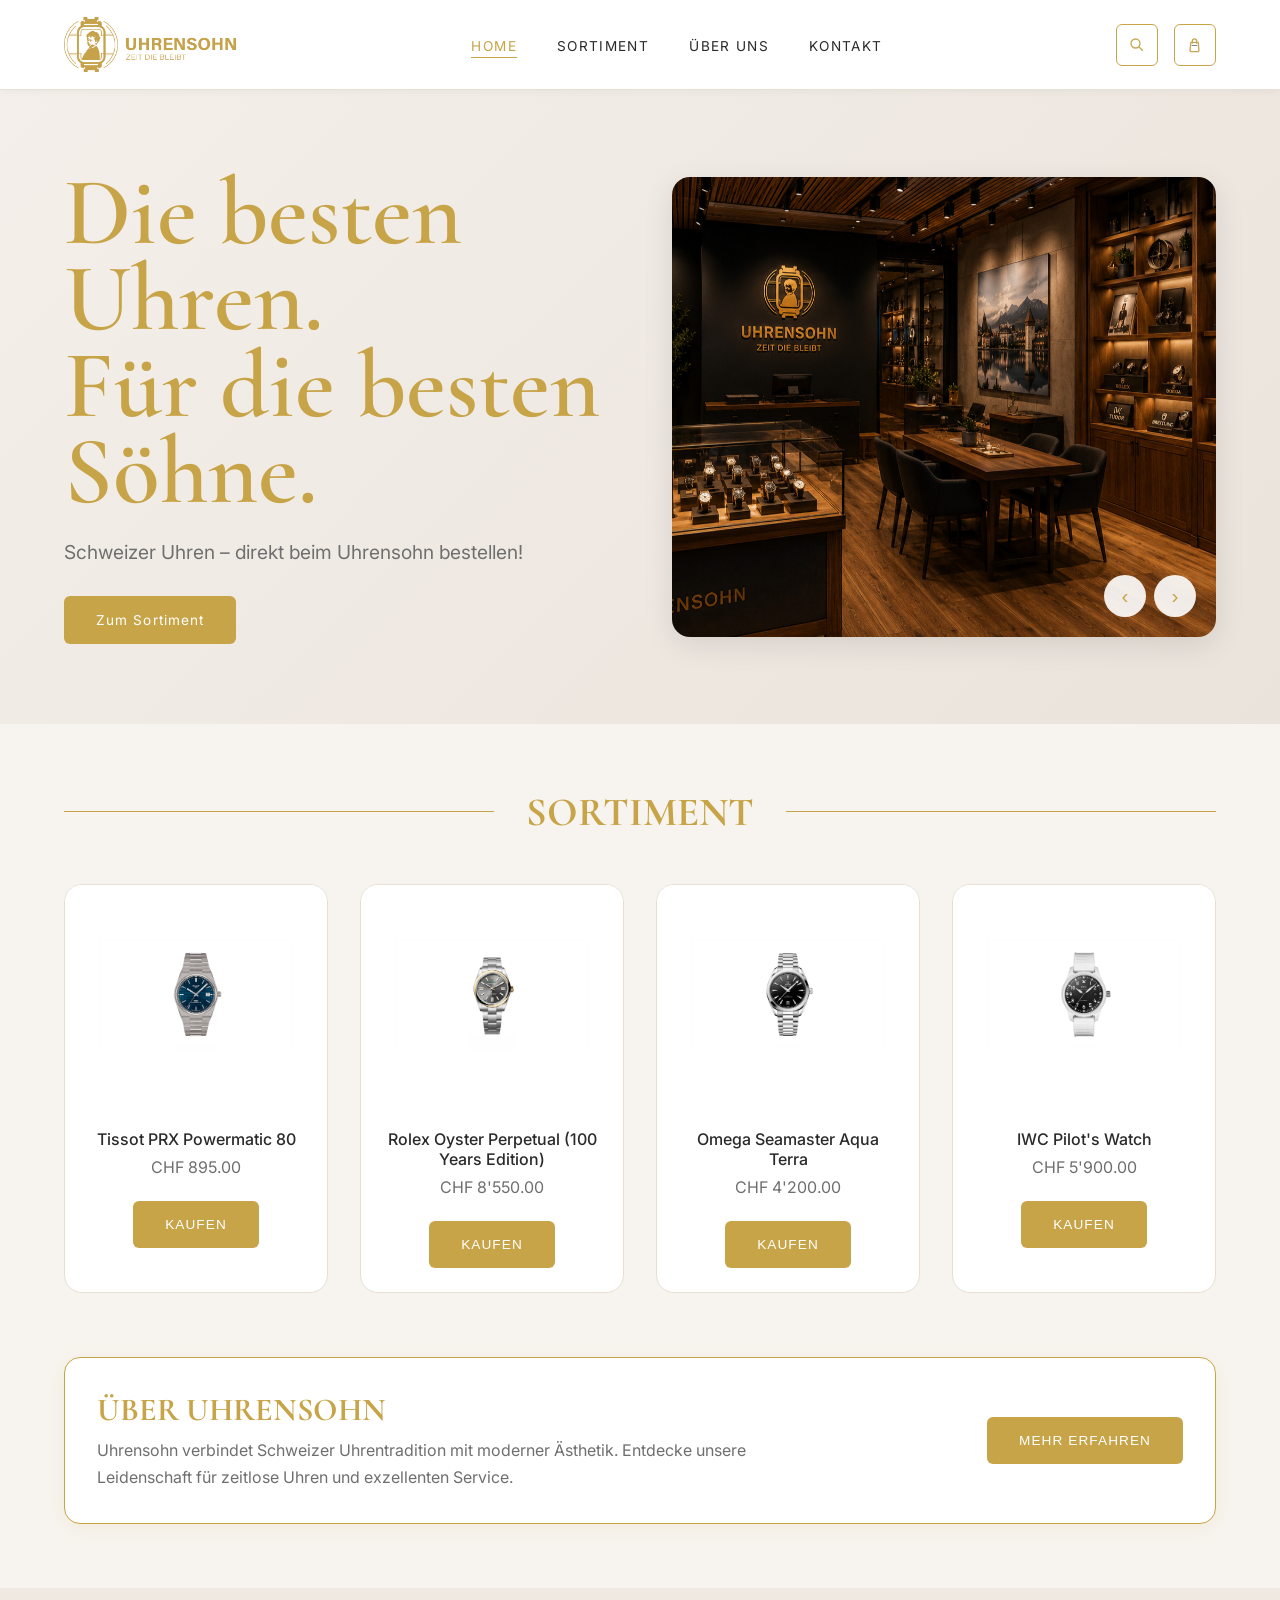
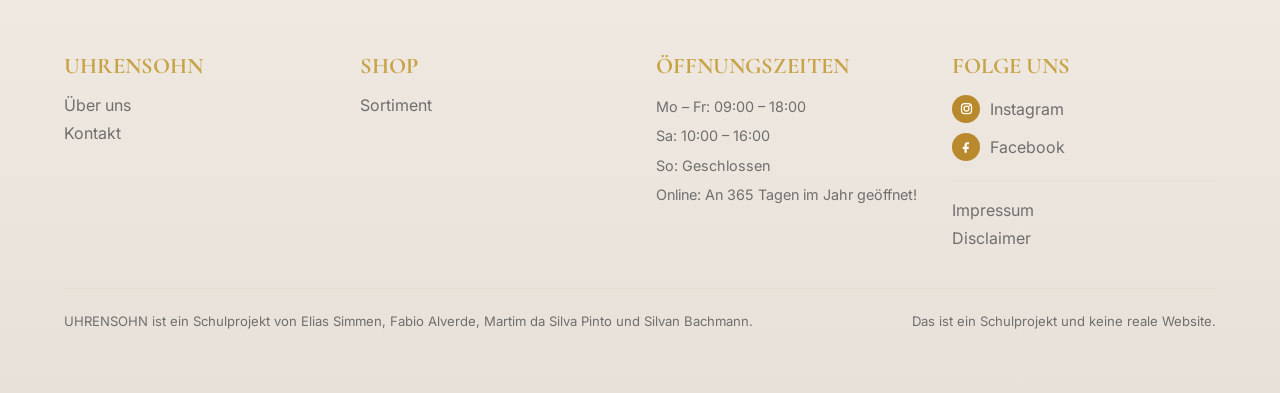
<file: index.html>
<!DOCTYPE html>
<html lang="de">

<!-- index.html file, die startseite von uhrensohn also -->
<head>

  <!-- damit umlaute richtig angezeigt werden (oe,ae,ue) -->
  <meta charset="UTF-8">

  <!-- logo im browser-tab (anstelle vom globus oben links vom tab) -->
  <link rel="icon" type="image/png" href="assets/images/icon_tab.png">

  <!-- responsive design, je nach geraet -->
  <meta name="viewport" content="width=device-width, initial-scale=1.0">

  <title>Uhrensohn</title>

  <!-- schriften von google holen -->
  <link rel="preconnect" href="https://fonts.googleapis.com">
  <link rel="preconnect" href="https://fonts.gstatic.com" crossorigin>
  <link href="https://fonts.googleapis.com/css2?family=Cormorant+Garamond:wght@400;500;600;700&family=Inter:wght@300;400;500;600&display=swap" rel="stylesheet">

  <!-- design und layout verknuepfung -->
  <link rel="stylesheet" href="assets/css/style.css">

</head>

<body>

  <!-- navigation der webseite -->
  <nav>

    <!-- logo mit link zur startseite drauf -->
    <div class="nav-left">
      <a href="index.html">

        <!-- logo oben rechts in header -->
        <img
          src="assets/images/uhrensohn_logo.jpg"
          alt="Uhrensohn Logo"
          class="logo"
        >

      </a>
    </div>

    <!-- verlinkungen zu den einzelnen seiten -->
    <ul class="nav-links" id="nav-links">
      <li><a href="index.html"      class="nav-link">Home</a></li>
      <li><a href="sortiment.html"  class="nav-link">Sortiment</a></li>
      <li><a href="ueber-uns.html"  class="nav-link">Über uns</a></li>
      <li><a href="kontakt.html"    class="nav-link">Kontakt</a></li>
    </ul>

    <!-- suche, warenkorb und mobile-menue -->
    <div class="nav-right">

    <button type="button" class="icon" aria-label="Suche öffnen">
      <img src="assets/images/header_search.svg" alt="" aria-hidden="true">
    </button>

    <button type="button" class="icon" aria-label="Warenkorb öffnen">
      <img src="assets/images/header_shopping.svg" alt="" aria-hidden="true">
    </button>

    <!-- button fuer das menue auf kleinen bildschirmen -->
    <button type="button" class="hamburger" id="hamburger-btn" aria-label="Menü öffnen">
      <span></span>
     <span></span>
     <span></span>
    </button>

</div>

  </nav>

  <!-- startbereich mit titel, text, buttons und bild-slider -->
  <section class="hero">

    <!-- text links -->
    <div class="hero-left">

      <!-- titel -->
      <h1>
        Die besten Uhren.<br>
        Für die besten Söhne.
      </h1>

      <!-- untertitel -->
      <p>
        Schweizer Uhren – direkt beim Uhrensohn bestellen!
      </p>

  
      <!-- button fuer sortiment -->
      <div class="hero-buttons">
        <a href="sortiment.html" class="btn-primary">
         Zum Sortiment
       </a>
    </div>

    </div>

    <!-- bild-slder -->
    <div class="hero-right">

      <div class="slider">
        <div class="slide active">
          <img src="assets/images/bilder_slider/slider_store.jpg" alt="Store Bild">
        </div>

        <div class="slide">
          <img src="assets/images/bilder_slider/slider_bild_2.jpg" alt="Slide 2">
        </div>

        <div class="slide">
          <img src="assets/images/bilder_slider/slider_bild_3.jpg" alt="Slide 3">
        </div>

        <div class="slide">
          <img src="assets/images/bilder_slider/slider_bild_4.jpg" alt="Slide 4">
        </div>

        <div class="slide">
          <img src="assets/images/bilder_slider/slider_bild_5.jpg" alt="Slide 5">
        </div>

        <div class="slide">
          <img src="assets/images/bilder_slider/slider_bild_6.jpg" alt="Slide 6">
        </div>

        <!-- buttons zum bild wechseln (manuell) -->
        <div class="slider-buttons">
          <button onclick="prevSlide()">‹</button>
          <button onclick="nextSlide()">›</button>
        </div>

      </div>

    </div>

  </section>

  <!-- produkte auf der startseite (4er reihe mit den uhren-highlights) -->
  <section class="products">

    <!-- titel vom hightlight-bereich -->
    <div class="section-title">
      <div class="line"></div>
      <h2>SORTIMENT</h2>
      <div class="line"></div>
    </div>

    <!-- produkte werden mit javascript eingefuegt -->
    <div class="product-grid" id="product-grid"></div>

  </section>

  <!-- kurzer infobereich mit link zu ueber uns -->
  <section class="about-box">

    <!-- text ueber uhrensohn (in der kachel) -->
    <div class="about-content">

      <h3>ÜBER UHRENSOHN</h3>

      <p>
        Uhrensohn verbindet Schweizer Uhrentradition mit moderner Ästhetik.
        Entdecke unsere Leidenschaft für zeitlose Uhren und exzellenten Service.
      </p>

    </div>

    <!-- link zur ueber uns-seite -->
    <a href="ueber-uns.html">
      <button class="btn-primary">MEHR ERFAHREN</button>
    </a>

  </section>

  <!-- footer -->
  <footer>

    <!-- links zu ueber uns und kontakt -->
    <div class="footer-col">
      <h4>UHRENSOHN</h4>
      <a href="ueber-uns.html">Über uns</a>
      <a href="kontakt.html">Kontakt</a>
    </div>

    <!-- link zum sortiment -->
    <div class="footer-col">
      <h4>SHOP</h4>
      <a href="sortiment.html">Sortiment</a>
    </div>

    <!-- oeffnungszeiten -->
    <div class="footer-col">
      <h4>ÖFFNUNGSZEITEN</h4>
      <p>Mo – Fr: 09:00 – 18:00</p>
      <p>Sa: 10:00 – 16:00</p>
      <p>So: Geschlossen</p>
      <p>Online: An 365 Tagen im Jahr geöffnet!</p>
    </div>

    <!-- social media und rechtliche links -->
    <div class="footer-col">
  <h4>FOLGE UNS</h4>
  <a href="https://www.instagram.com/bbzw_berufsfachschule/" class="social-link">
    <span class="social-icon-circle">
    <img src="assets/images/footer_instagram.svg" alt="" aria-hidden="true">
    </span>
    <span>Instagram</span>
  </a>

  <a href="https://www.facebook.com/pages/BBZW%20Sursee/426291944073854/#" class="social-link">
    <span class="social-icon-circle">
    <img src="assets/images/footer_facebook.svg" alt="" aria-hidden="true">
    </span>
    <span>Facebook</span>
  </a>

      <!-- impressum und datenschutz-disclamer -->
      <div class="footer-legal">
        <a href="https://beruf.lu.ch/Impressum">Impressum</a>
        <a href="https://beruf.lu.ch/Disclaimer">Disclaimer</a>
      </div>
    </div>

    <!-- hinweis zum schulprojekt -->
    <div class="footer-bottom">
      <p>UHRENSOHN ist ein Schulprojekt von Elias Simmen, Fabio Alverde, Martim da Silva Pinto und Silvan Bachmann.</p>
      <p>Das ist ein Schulprojekt und keine reale Website.</p>
    </div>

  </footer>

  <!-- funktionen fuer menue, slider und produkte (verlinkung) -->
  <script src="assets/js/script.js"></script>

</body>

</html>
</file>
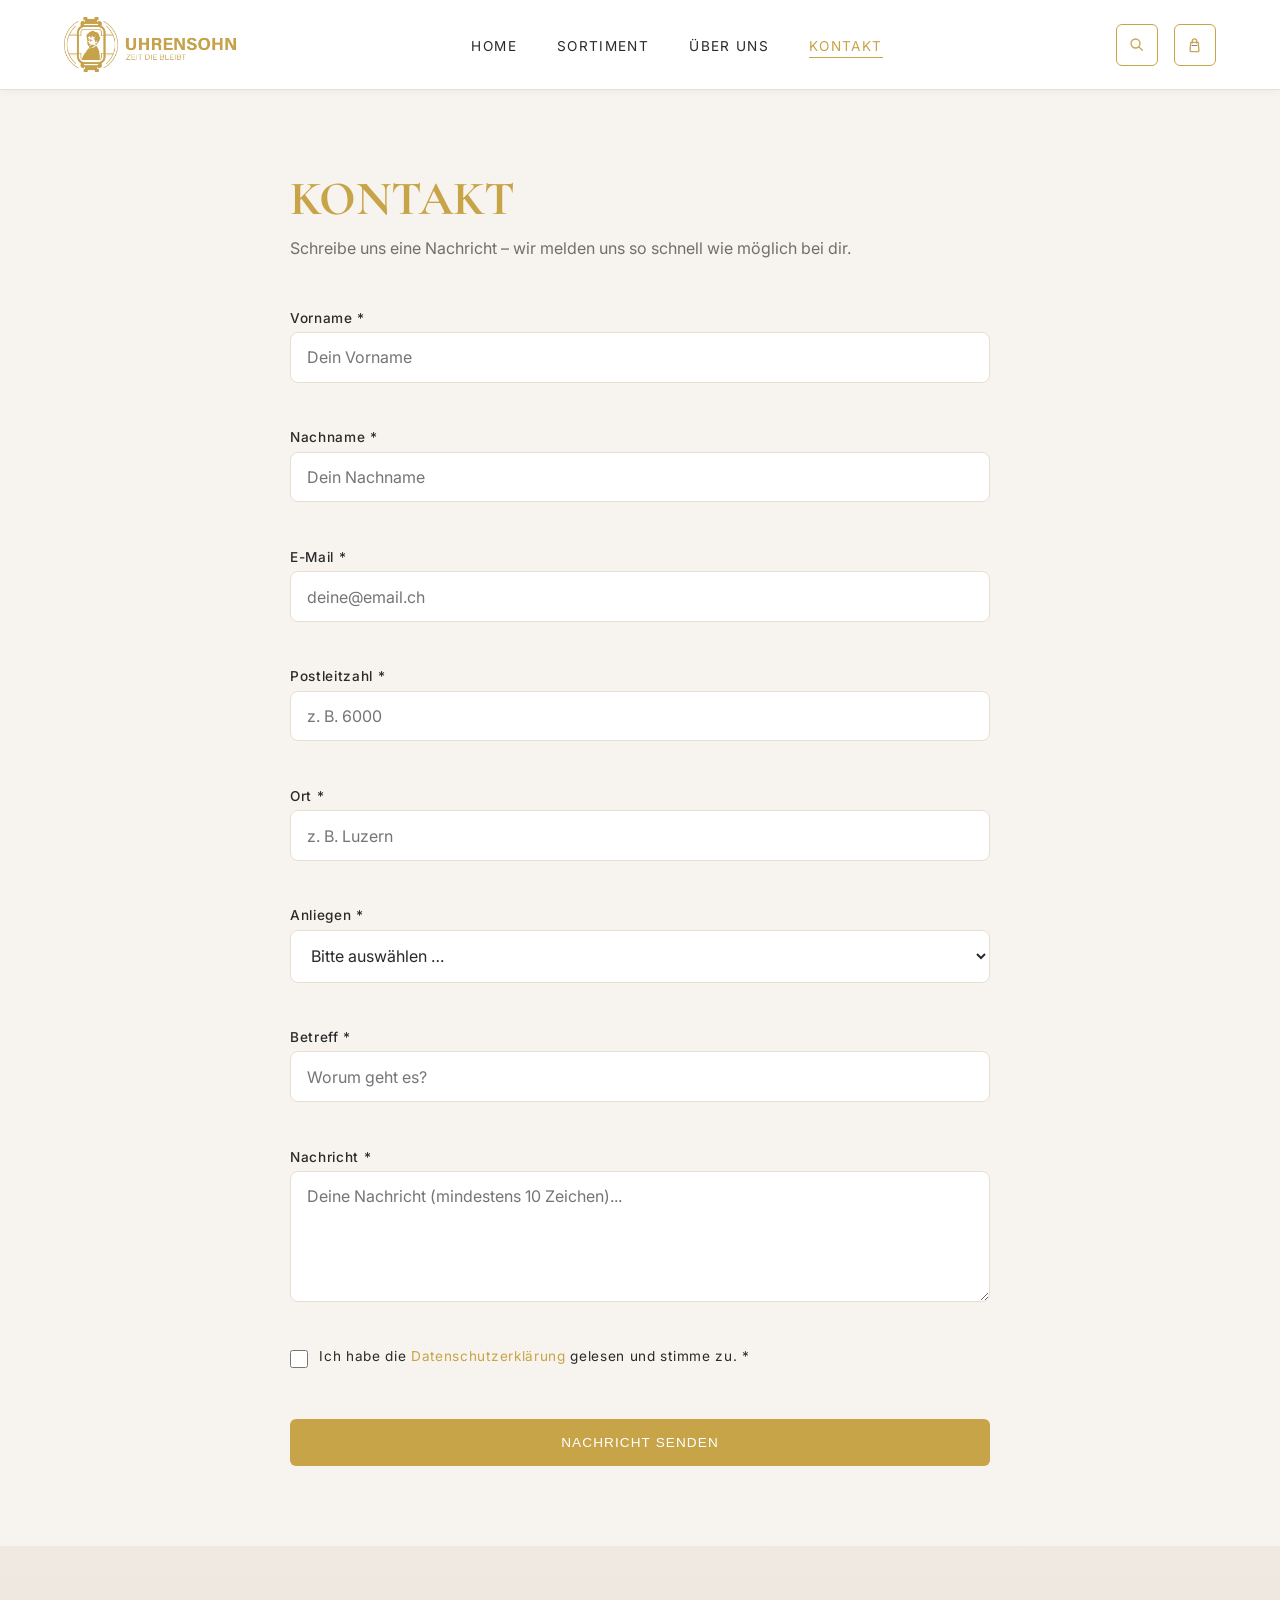
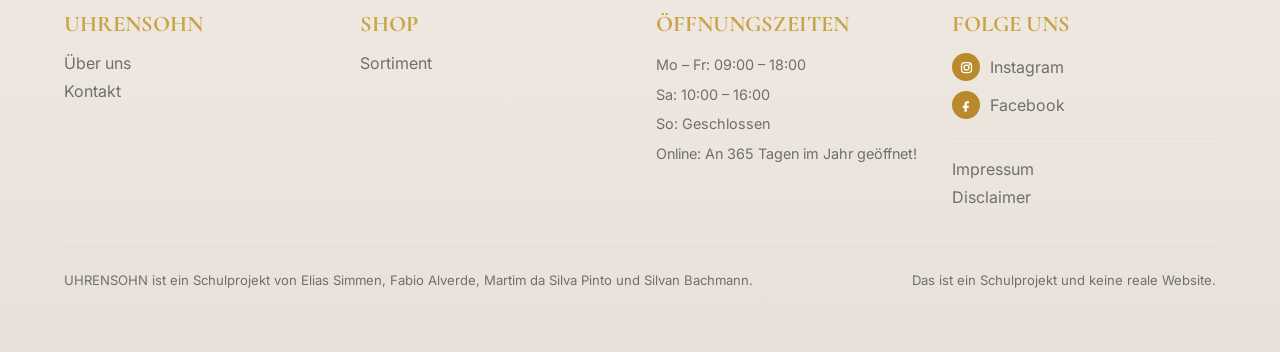
<file: kontakt.html>
<!DOCTYPE html>
<html lang="de">

<!-- kontakt.html file, die kontaktseite von uhrensohn also -->
<head>

  <!-- damit umlaute richtig angezeigt werden (oe,ae,ue) -->
  <meta charset="UTF-8">

  <!-- logo im browser-tab (anstelle vom globus oben links vom tab) -->
  <link rel="icon" type="image/png" href="assets/images/icon_tab.png">

  <!-- responsive design, je nach geraet -->
  <meta name="viewport" content="width=device-width, initial-scale=1.0">

  <title>Kontakt - Uhrensohn</title>

  <!-- schriften von google holen -->
  <link rel="preconnect" href="https://fonts.googleapis.com">
  <link rel="preconnect" href="https://fonts.gstatic.com" crossorigin>
  <link href="https://fonts.googleapis.com/css2?family=Cormorant+Garamond:wght@400;500;600;700&family=Inter:wght@300;400;500;600&display=swap" rel="stylesheet">

  <!-- design und layout verknuepfung -->
  <link rel="stylesheet" href="assets/css/style.css">

</head>

<body>

  <!-- navigation der webseite -->
  <nav>

    <!-- logo mit link zur startseite drauf -->
    <div class="nav-left">
      <a href="index.html">

        <!-- logo oben links in header -->
        <img
          src="assets/images/uhrensohn_logo.jpg"
          alt="Uhrensohn Logo"
          class="logo"
        >

      </a>
    </div>

    <!-- verlinkungen zu den einzelnen seiten -->
    <ul class="nav-links" id="nav-links">
      <li><a href="index.html"      class="nav-link">Home</a></li>
      <li><a href="sortiment.html"  class="nav-link">Sortiment</a></li>
      <li><a href="ueber-uns.html"  class="nav-link">Über uns</a></li>
      <li><a href="kontakt.html"    class="nav-link">Kontakt</a></li>
    </ul>

    <!-- suche, warenkorb und mobile-menue -->
    <div class="nav-right">

      <button type="button" class="icon" aria-label="Suche öffnen">
        <img src="assets/images/header_search.svg" alt="" aria-hidden="true">
      </button>

      <button type="button" class="icon" aria-label="Warenkorb öffnen">
        <img src="assets/images/header_shopping.svg" alt="" aria-hidden="true">
      </button>

      <!-- button fuer das menue auf kleinen bildschirmen -->
      <button type="button" class="hamburger" id="hamburger-btn" aria-label="Menü öffnen">
        <span></span>
        <span></span>
        <span></span>
      </button>

    </div>

  </nav>

  <!-- kontaktbereich mit formular -->
  <section class="kontakt-section">

    <div class="kontakt-container">

      <!-- titel und kurzer text -->
      <h2>KONTAKT</h2>
      <p>
        Schreibe uns eine Nachricht – wir melden uns so schnell wie möglich bei dir.
      </p>

      <form id="kontakt-form" novalidate>

        <!-- feld fuer vorname -->
        <div class="form-group">

          <label for="vorname">Vorname *</label>

          <input
            type="text"
            id="vorname"
            name="vorname"
            placeholder="Dein Vorname"
          >

          <!-- fehlermeldung wird mit javascript eingefuegt -->
          <span class="error-msg" id="vorname-error"></span>

        </div>

        <!-- feld fuer nachname -->
        <div class="form-group">

          <label for="nachname">Nachname *</label>

          <input
            type="text"
            id="nachname"
            name="nachname"
            placeholder="Dein Nachname"
          >

          <!-- fehlermeldung fuer nachname -->
          <span class="error-msg" id="nachname-error"></span>

        </div>

        <!-- feld fuer e-mail -->
        <div class="form-group">

          <label for="email">E-Mail *</label>

          <!-- type text, damit der browser nicht selber validiert -->
          <input
            type="text"
            id="email"
            name="email"
            placeholder="deine@email.ch"
          >

          <!-- fehlermeldung fuer e-mail -->
          <span class="error-msg" id="email-error"></span>

        </div>

        <!-- feld fuer die postleitzahl (nur zahlen) -->
        <div class="form-group">

          <label for="plz">Postleitzahl *</label>

          <!-- type number blendet auf dem handy die zahlen-tastatur ein -->
          <input
            type="number"
            id="plz"
            name="plz"
            placeholder="z. B. 6000"
          >

          <!-- fehlermeldung fuer plz -->
          <span class="error-msg" id="plz-error"></span>

        </div>

        <!-- feld fuer ort -->
        <div class="form-group">

          <label for="ort">Ort *</label>

          <input
            type="text"
            id="ort"
            name="ort"
            placeholder="z. B. Luzern"
          >

          <!-- fehlermeldung fuer ort -->
          <span class="error-msg" id="ort-error"></span>

        </div>

        <!-- dropdown fuer das anliegen (select-feld) -->
        <div class="form-group">

          <label for="anliegen">Anliegen *</label>

          <!-- der erste eintrag ist leer und dient als platzhalter -->
          <select id="anliegen" name="anliegen">
            <option value="">Bitte auswählen …</option>
            <option value="beratung">Beratung</option>
            <option value="bestellung">Bestellung / Kauf</option>
            <option value="reparatur">Reparatur / Service</option>
            <option value="sonstiges">Sonstiges</option>
          </select>

          <!-- fehlermeldung fuer anliegen -->
          <span class="error-msg" id="anliegen-error"></span>

        </div>

        <!-- feld fuer betreff -->
        <div class="form-group">

          <label for="betreff">Betreff *</label>

          <input
            type="text"
            id="betreff"
            name="betreff"
            placeholder="Worum geht es?"
          >

          <!-- fehlermeldung fuer betreff -->
          <span class="error-msg" id="betreff-error"></span>

        </div>

        <!-- feld fuer nachricht -->
        <div class="form-group">

          <label for="nachricht">Nachricht *</label>

          <textarea
            id="nachricht"
            name="nachricht"
            rows="5"
            placeholder="Deine Nachricht (mindestens 10 Zeichen)..."
          ></textarea>

          <!-- fehlermeldung fuer nachricht -->
          <span class="error-msg" id="nachricht-error"></span>

        </div>

        <!-- checkbox fuer datenschutz -->
        <div class="form-group form-group--checkbox">

          <input
            type="checkbox"
            id="datenschutz"
            name="datenschutz"
          >

          <label for="datenschutz">
            Ich habe die <a href="https://beruf.lu.ch/Disclaimer">Datenschutzerklärung</a> gelesen und stimme zu. *
          </label>

          <!-- fehlermeldung fuer datenschutz -->
          <span class="error-msg" id="datenschutz-error"></span>

        </div>

        <!-- button zum absenden -->
        <button type="submit" class="btn-primary" id="submit-btn">
          NACHRICHT SENDEN
        </button>

        <!-- lade-spinner: dreht sich, solange die daten gespeichert werden -->
        <!-- "hidden" versteckt ihn am anfang, javascript blendet ihn ein/aus -->
        <div class="spinner" id="form-spinner" hidden></div>

        <!-- erfolgs- oder fehlermeldung vom server -->
        <p class="success-msg" id="success-msg"></p>

      </form>

    </div>

  </section>

  <!-- footer -->
  <footer>

    <!-- links zu ueber uns und kontakt -->
    <div class="footer-col">
      <h4>UHRENSOHN</h4>
      <a href="ueber-uns.html">Über uns</a>
      <a href="kontakt.html">Kontakt</a>
    </div>

    <!-- link zum sortiment -->
    <div class="footer-col">
      <h4>SHOP</h4>
      <a href="sortiment.html">Sortiment</a>
    </div>

    <!-- oeffnungszeiten -->
    <div class="footer-col">
      <h4>ÖFFNUNGSZEITEN</h4>
      <p>Mo – Fr: 09:00 – 18:00</p>
      <p>Sa: 10:00 – 16:00</p>
      <p>So: Geschlossen</p>
      <p>Online: An 365 Tagen im Jahr geöffnet!</p>
    </div>

    <!-- social media und rechtliche links -->
    <div class="footer-col">
  <h4>FOLGE UNS</h4>
  <a href="https://www.instagram.com/bbzw_berufsfachschule/" class="social-link">
    <span class="social-icon-circle">
    <img src="assets/images/footer_instagram.svg" alt="" aria-hidden="true">
    </span>
    <span>Instagram</span>
  </a>

  <a href="https://www.facebook.com/pages/BBZW%20Sursee/426291944073854/#" class="social-link">
    <span class="social-icon-circle">
    <img src="assets/images/footer_facebook.svg" alt="" aria-hidden="true">
    </span>
    <span>Facebook</span>
  </a>

      <!-- impressum und datenschutz-disclamer -->
      <div class="footer-legal">
        <a href="https://beruf.lu.ch/Impressum">Impressum</a>
        <a href="https://beruf.lu.ch/Disclaimer">Disclaimer</a>
      </div>
    </div>

    <!-- hinweis zum schulprojekt -->
    <div class="footer-bottom">
      <p>UHRENSOHN ist ein Schulprojekt von Elias Simmen, Fabio Alverde, Martim da Silva Pinto und Silvan Bachmann.</p>
      <p>Das ist ein Schulprojekt und keine reale Website.</p>
    </div>

  </footer>

  <!-- funktionen fuer menue und kontaktformular (verlinkung) -->
  <script src="assets/js/script.js"></script>

</body>

</html>
</file>
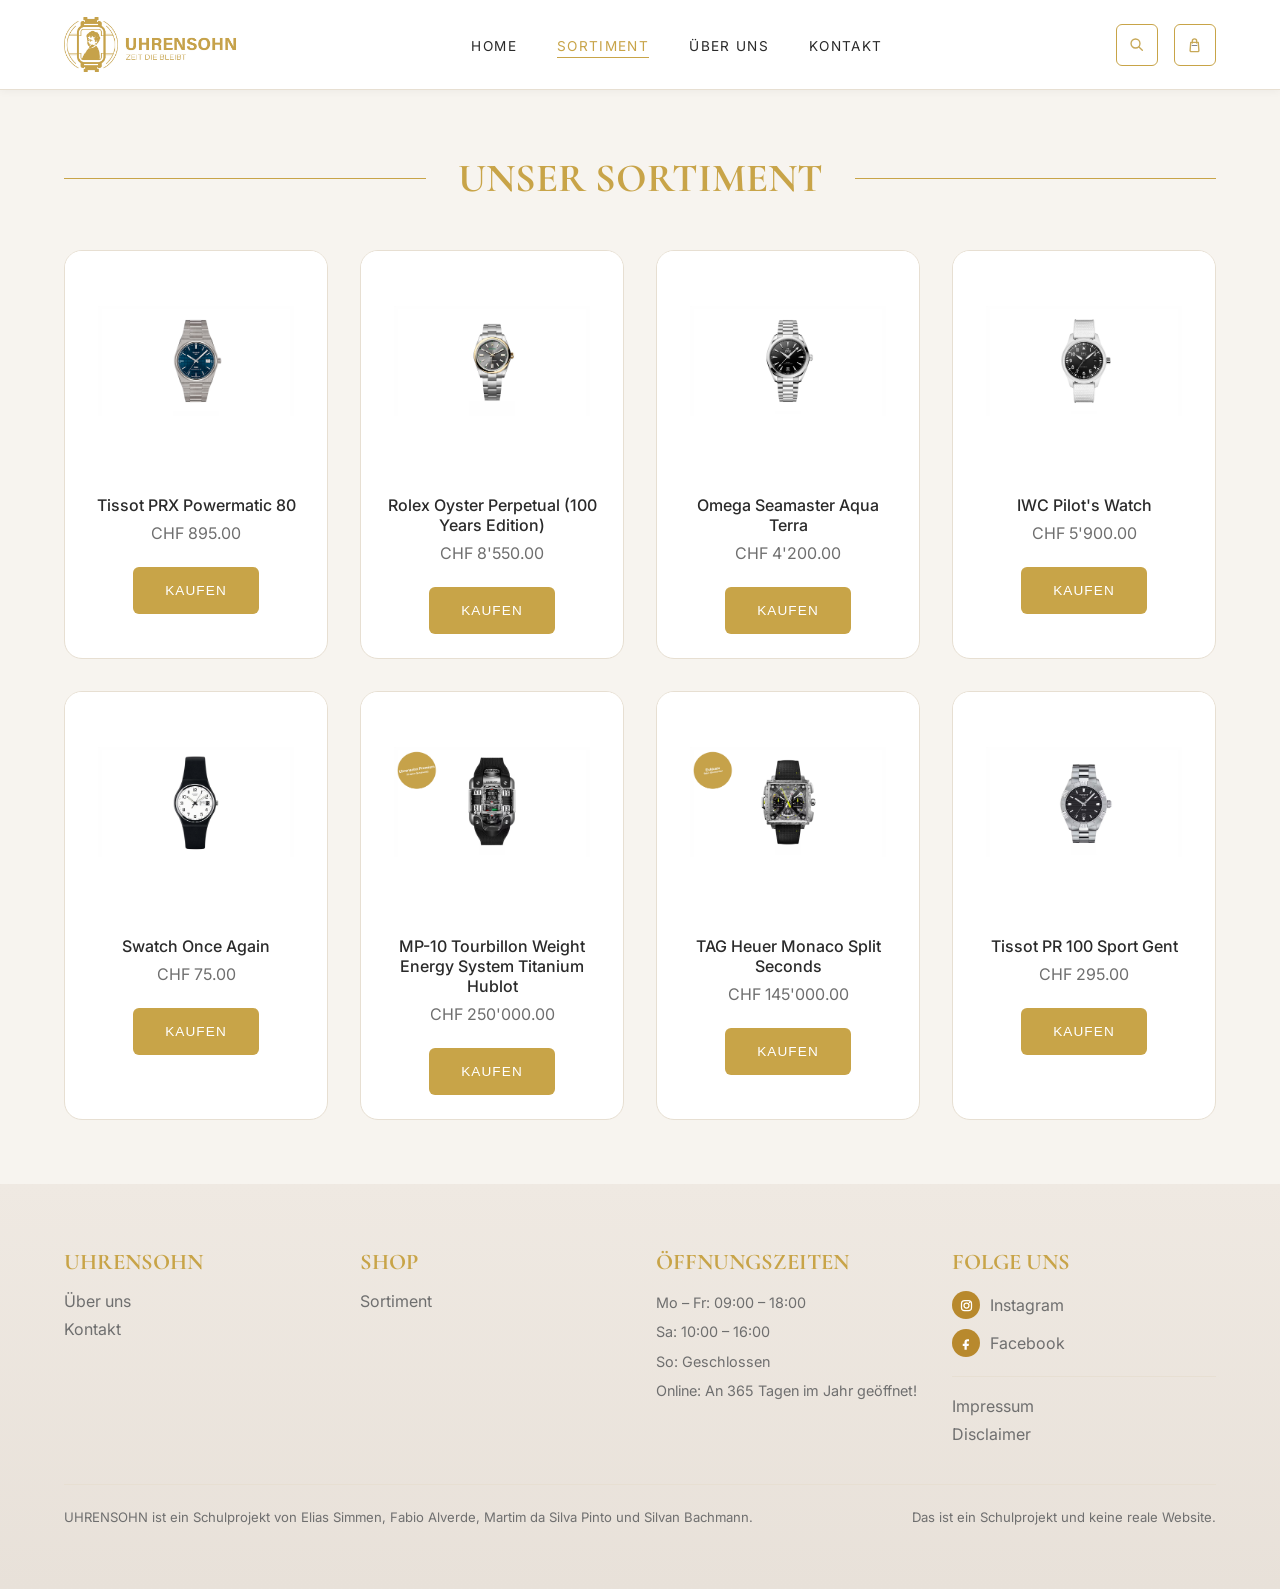
<file: sortiment.html>
<!DOCTYPE html>
<html lang="de">

<!-- sortiment.html datei, hier werden alle uhren von uhrensohn angezeigt (8, nicht nur 4) -->
<head>

  <!-- damit umlaute richtig angezeigt werden (oe,ae,ue) -->
  <meta charset="UTF-8">

  <!-- logo im browser-tab (anstelle vom globus oben links vom tab) -->
  <link rel="icon" type="image/png" href="assets/images/icon_tab.png">

  <!-- responsive design, je nach geraet -->
  <meta name="viewport" content="width=device-width, initial-scale=1.0">

  <title>Sortiment - Uhrensohn</title>

  <!-- schriften von google holen -->
  <link rel="preconnect" href="https://fonts.googleapis.com">
  <link rel="preconnect" href="https://fonts.gstatic.com" crossorigin>
  <link href="https://fonts.googleapis.com/css2?family=Cormorant+Garamond:wght@400;500;600;700&family=Inter:wght@300;400;500;600&display=swap" rel="stylesheet">

  <!-- design und layout verknuepfung -->
  <link rel="stylesheet" href="assets/css/style.css">

</head>

<body>

  <!-- navigation der webseite -->
  <nav>

    <!-- logo mit link zur startseite drauf -->
    <div class="nav-left">
      <a href="index.html">

        <!-- logo oben links im header -->
        <img
          src="assets/images/uhrensohn_logo.jpg"
          alt="Uhrensohn Logo"
          class="logo"
        >

      </a>
    </div>

    <!-- verlinkungen zu den einzelnen seiten -->
    <ul class="nav-links" id="nav-links">
      <li><a href="index.html"      class="nav-link">Home</a></li>
      <li><a href="sortiment.html"  class="nav-link">Sortiment</a></li>
      <li><a href="ueber-uns.html"  class="nav-link">Über uns</a></li>
      <li><a href="kontakt.html"    class="nav-link">Kontakt</a></li>
    </ul>

    <!-- suche, warenkorb und mobile-menue -->
    <div class="nav-right">

      <button type="button" class="icon" aria-label="Suche öffnen">
        <img src="assets/images/header_search.svg" alt="" aria-hidden="true">
      </button>

      <button type="button" class="icon" aria-label="Warenkorb öffnen">
        <img src="assets/images/header_shopping.svg" alt="" aria-hidden="true">
      </button>

      <!-- button fuer das menue auf kleinen bildschirmen -->
      <button type="button" class="hamburger" id="hamburger-btn" aria-label="Menü öffnen">
        <span></span>
        <span></span>
        <span></span>
      </button>

    </div>

  </nav>

  <!-- sortiment-bereich mit allen uhren -->
  <section class="products">

    <!-- titel vom sortiment-bereich -->
    <div class="section-title">
      <div class="line"></div>
      <h2>UNSER SORTIMENT</h2>
      <div class="line"></div>
    </div>

    <!-- produkte werden mit javascript eingefuegt -->
    <div class="product-grid" id="product-grid"></div>

  </section>

  <!-- footer -->
  <footer>

    <!-- links zu ueber uns und kontakt -->
    <div class="footer-col">
      <h4>UHRENSOHN</h4>
      <a href="ueber-uns.html">Über uns</a>
      <a href="kontakt.html">Kontakt</a>
    </div>

    <!-- link zum sortiment -->
    <div class="footer-col">
      <h4>SHOP</h4>
      <a href="sortiment.html">Sortiment</a>
    </div>

    <!-- oeffnungszeiten -->
    <div class="footer-col">
      <h4>ÖFFNUNGSZEITEN</h4>
      <p>Mo – Fr: 09:00 – 18:00</p>
      <p>Sa: 10:00 – 16:00</p>
      <p>So: Geschlossen</p>
      <p>Online: An 365 Tagen im Jahr geöffnet!</p>
    </div>

    <!-- social media und rechtliche links -->
    <div class="footer-col">
  <h4>FOLGE UNS</h4>
  <a href="https://www.instagram.com/bbzw_berufsfachschule/" class="social-link">
    <span class="social-icon-circle">
    <img src="assets/images/footer_instagram.svg" alt="" aria-hidden="true">
    </span>
    <span>Instagram</span>
  </a>

  <a href="https://www.facebook.com/pages/BBZW%20Sursee/426291944073854/#" class="social-link">
    <span class="social-icon-circle">
    <img src="assets/images/footer_facebook.svg" alt="" aria-hidden="true">
    </span>
    <span>Facebook</span>
  </a>

      <!-- impressum und datenschutz-disclaimer -->
      <div class="footer-legal">
        <a href="https://beruf.lu.ch/Impressum">Impressum</a>
        <a href="https://beruf.lu.ch/Disclaimer">Disclaimer</a>
      </div>
    </div>

    <!-- hinweis zum schulprojekt -->
    <div class="footer-bottom">
      <p>UHRENSOHN ist ein Schulprojekt von Elias Simmen, Fabio Alverde, Martim da Silva Pinto und Silvan Bachmann.</p>
      <p>Das ist ein Schulprojekt und keine reale Website.</p>
    </div>

  </footer>

  <!-- funktionen fuer menue und produkte (verlinkung) -->
  <script src="assets/js/script.js"></script>

</body>

</html>
</file>
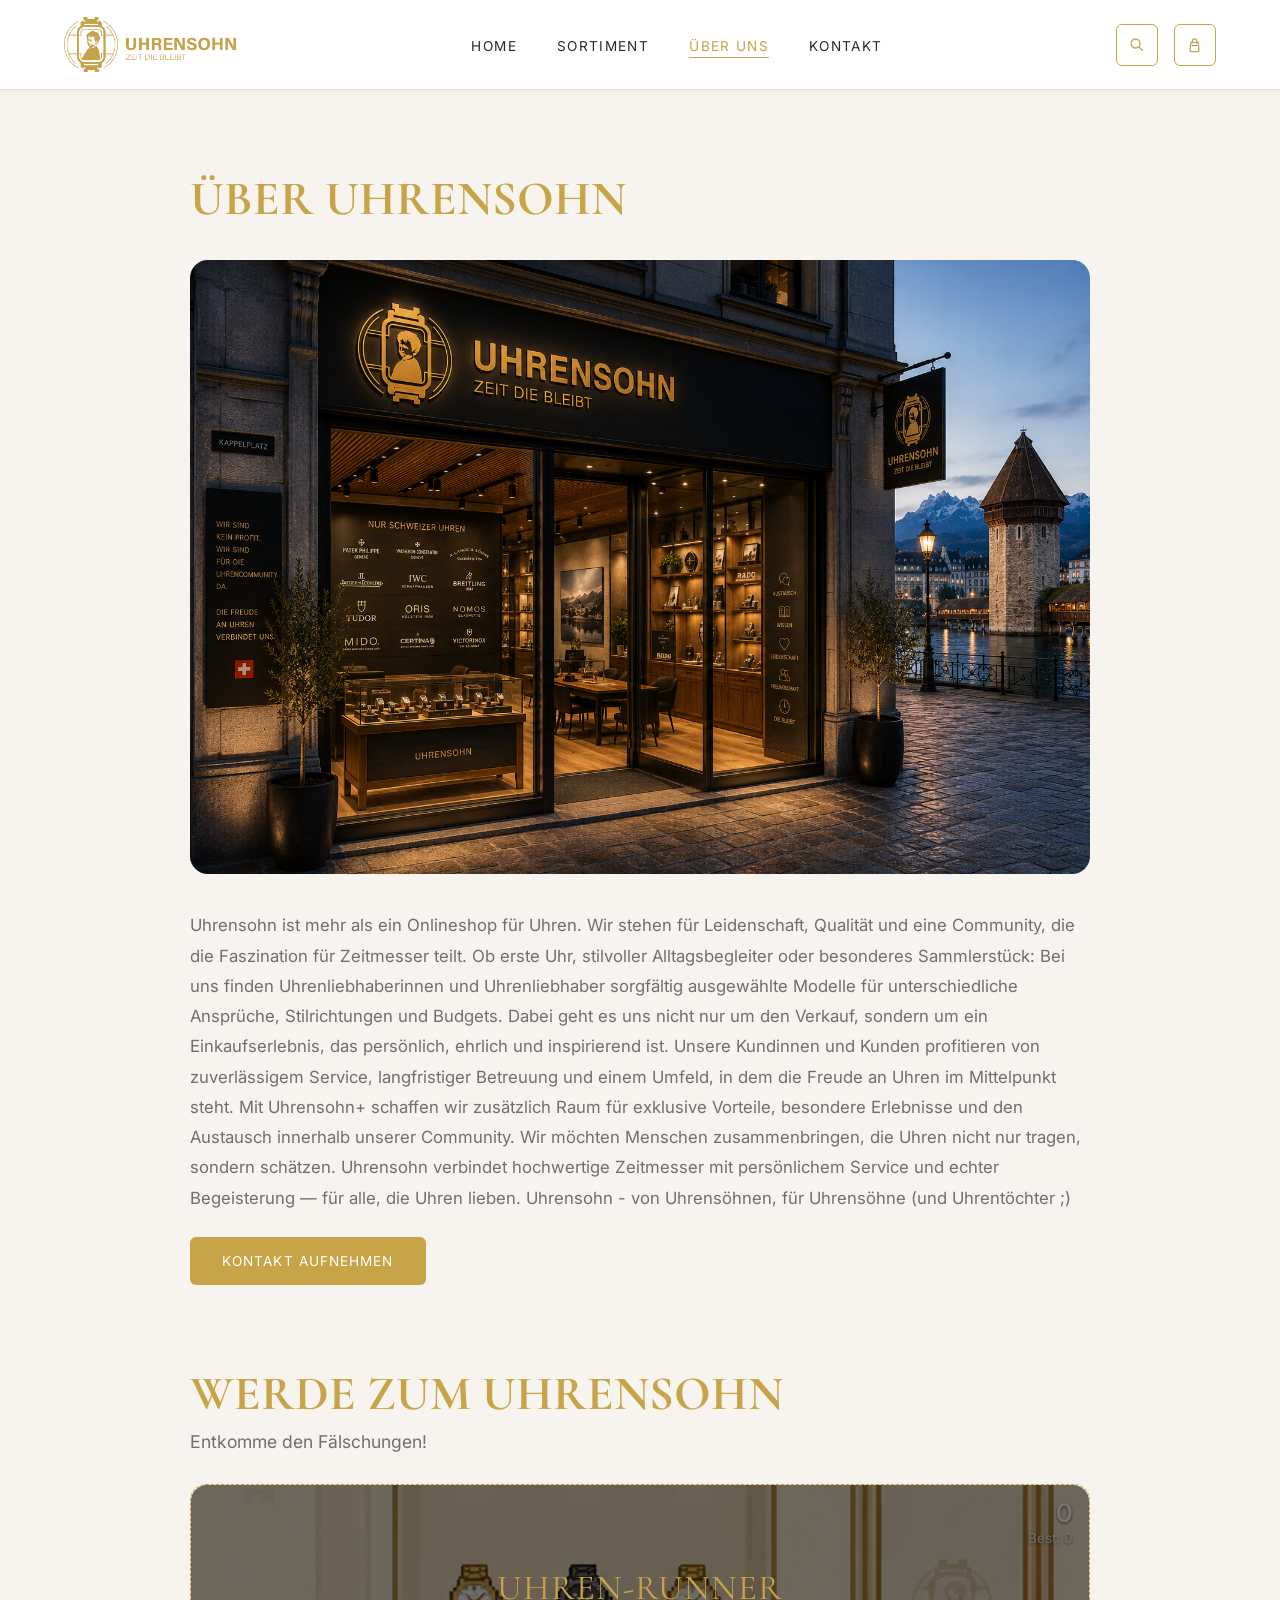
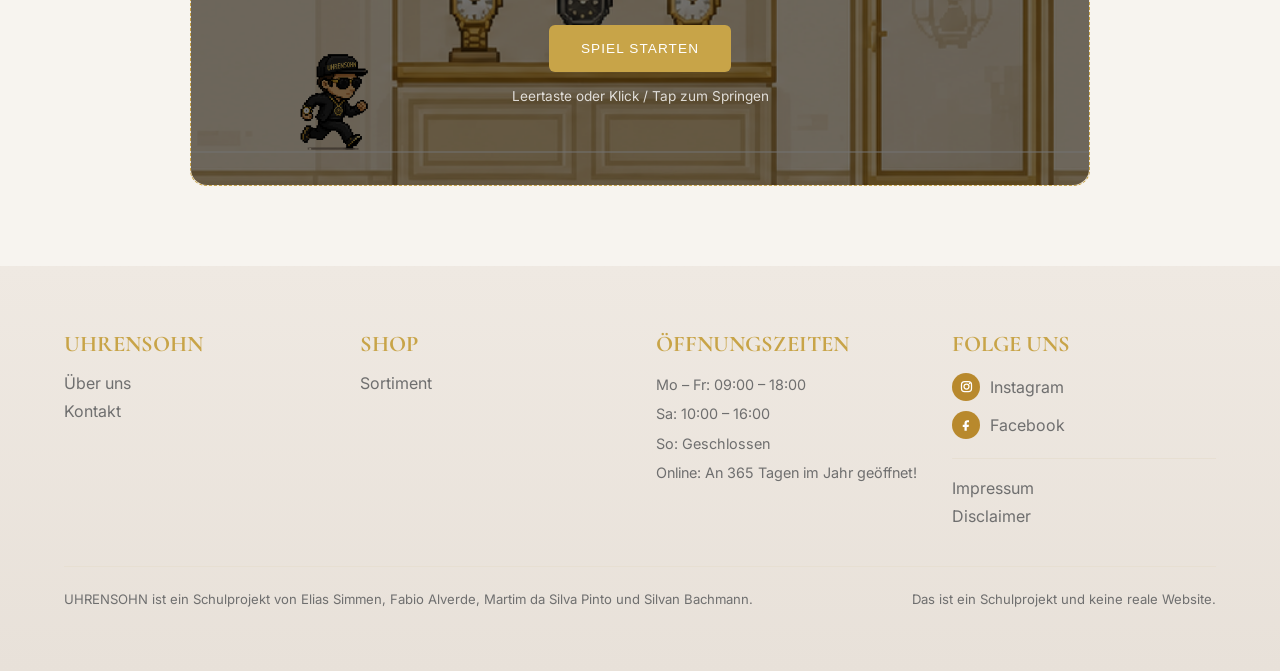
<file: ueber-uns.html>
<!DOCTYPE html>
<html lang="de">

<!-- ueber-uns.html file, hier stellen wir uhrensohn kurz vor -->
<head>

  <!-- damit umlaute richtig angezeigt werden (oe,ae,ue) -->
  <meta charset="UTF-8">

  <!-- logo im browser-tab (anstelle vom globus oben links vom tab) -->
  <link rel="icon" type="image/png" href="assets/images/icon_tab.png">

  <!-- responsive design, je nach geraet -->
  <meta name="viewport" content="width=device-width, initial-scale=1.0">

  <title>Über uns - Uhrensohn</title>

  <!-- schriften von google holen -->
  <link rel="preconnect" href="https://fonts.googleapis.com">
  <link rel="preconnect" href="https://fonts.gstatic.com" crossorigin>
  <link href="https://fonts.googleapis.com/css2?family=Cormorant+Garamond:wght@400;500;600;700&family=Inter:wght@300;400;500;600&display=swap" rel="stylesheet">

  <!-- design und layout verknuepfung -->
  <link rel="stylesheet" href="assets/css/style.css">

  <!-- groessere aussparung fuer das shop-bild auf der ueber-uns-seite. weil erst am schluss geaendert nicht im css file - sorry -->
  <style>
    .ueber-uns-image {
      width: min(100%, 1150px) !important;
      margin: 30px auto 36px !important;
      aspect-ratio: 3 / 2;
      min-height: clamp(320px, 48vw, 680px);
      overflow: hidden;
      border-radius: 18px;
    }

    .ueber-uns-image img {
      width: 100% !important;
      height: 100% !important;
      display: block;
      object-fit: cover;
      object-position: center;
    }

    @media (max-width: 700px) {
      .ueber-uns-image {
        min-height: 240px;
        margin: 22px auto 28px !important;
      }
    }
  </style>

</head>

<body>

  <!-- navigation der webseite -->
  <nav>

    <!-- logo mit link zur startseite drauf -->
    <div class="nav-left">
      <a href="index.html">

        <!-- logo oben links im header -->
        <img
          src="assets/images/uhrensohn_logo.jpg"
          alt="Uhrensohn Logo"
          class="logo"
        >

      </a>
    </div>

    <!-- verlinkungen zu den einzelnen seiten -->
    <ul class="nav-links" id="nav-links">
      <li><a href="index.html"      class="nav-link">Home</a></li>
      <li><a href="sortiment.html"  class="nav-link">Sortiment</a></li>
      <li><a href="ueber-uns.html"  class="nav-link">Über uns</a></li>
      <li><a href="kontakt.html"    class="nav-link">Kontakt</a></li>
    </ul>

    <!-- suche, warenkorb und mobile-menue -->
    <div class="nav-right">

      <button type="button" class="icon" aria-label="Suche öffnen">
        <img src="assets/images/header_search.svg" alt="" aria-hidden="true">
      </button>

      <button type="button" class="icon" aria-label="Warenkorb öffnen">
        <img src="assets/images/header_shopping.svg" alt="" aria-hidden="true">
      </button>

      <!-- button fuer das menue auf kleinen bildschirmen -->
      <button type="button" class="hamburger" id="hamburger-btn" aria-label="Menü öffnen">
        <span></span>
        <span></span>
        <span></span>
      </button>

    </div>

  </nav>

  <!-- ueber uns bereich mit text und bildplatzhalter -->
  <section class="ueber-uns-section">

    <div class="ueber-uns-container">

      <!-- titel -->
      <h2>ÜBER UHRENSOHN</h2>

      <!-- bild und im anschluss der fliesstext -->
      <div class="ueber-uns-image">
        <img src="assets/images/uu_shop.jpg" alt="Uhrensohn Shop">
      </div>

      <!-- text ueber die idee von uhrensohn -->
      <div class="ueber-uns-text">
        <p>
          Uhrensohn ist mehr als ein Onlineshop für Uhren. Wir stehen für Leidenschaft, Qualität und eine Community, die die Faszination für Zeitmesser teilt.
          Ob erste Uhr, stilvoller Alltagsbegleiter oder besonderes Sammlerstück: Bei uns finden Uhrenliebhaberinnen und Uhrenliebhaber sorgfältig ausgewählte Modelle für unterschiedliche Ansprüche, Stilrichtungen und Budgets. Dabei geht es uns nicht nur um den Verkauf, sondern um ein Einkaufserlebnis, das persönlich, ehrlich und inspirierend ist.
          Unsere Kundinnen und Kunden profitieren von zuverlässigem Service, langfristiger Betreuung und einem Umfeld, in dem die Freude an Uhren im Mittelpunkt steht. Mit Uhrensohn+ schaffen wir zusätzlich Raum für exklusive Vorteile, besondere Erlebnisse und den Austausch innerhalb unserer Community.
          Wir möchten Menschen zusammenbringen, die Uhren nicht nur tragen, sondern schätzen. Uhrensohn verbindet hochwertige Zeitmesser mit persönlichem Service und echter Begeisterung — für alle, die Uhren lieben. Uhrensohn - von Uhrensöhnen, für Uhrensöhne (und Uhrentöchter ;)
        </p>
      </div>

      <!-- button zur kontaktseite -->
      <a href="kontakt.html" class="btn-primary">KONTAKT AUFNEHMEN</a>

      <!-- kleines game auf der ueber-uns-seite -->
      <div class="game-section">

        <h2>WERDE ZUM UHRENSOHN</h2>

        <p class="game-subtitle">
          Entkomme den Fälschungen!
        </p>

        <div class="game-placeholder">

          <!-- spielfeld des uhren-runners. die figur springt ueber uhren. -->
          <!-- das spiel selbst (logik) steht in assets/js/script.js -->
          <div class="uhr-game" id="uhr-game">

            <!-- punkte (live) und gespeicherter highscore, oben rechts -->
            <div class="uhr-game-scores">
              <span id="uhr-game-score">0</span>
              <span class="uhr-game-best">Best: <span id="uhr-game-highscore">0</span></span>
            </div>

            <!-- die spielfigur (springt ueber die hindernisse) -->
            <img
              src="assets/images/T-Rex_Game/player_figur.png"
              alt="Spielfigur"
              class="uhr-game-player"
              id="uhr-game-player"
            >

            <!-- die uhren-hindernisse werden per javascript hier hineingelegt -->

            <!-- start-overlay: das spiel startet erst auf knopfdruck/klick -->
            <div class="uhr-game-overlay" id="uhr-game-start">
              <p>UHREN-RUNNER</p>
              <button type="button" class="btn-primary" id="uhr-game-start-btn">SPIEL STARTEN</button>
              <span class="uhr-game-hint">Leertaste oder Klick / Tap zum Springen</span>
            </div>

            <!-- game-over-overlay: erscheint beim zusammenstoss -->
            <div class="uhr-game-overlay uhr-game-hidden" id="uhr-game-over">
              <p>GAME OVER</p>
              <span class="uhr-game-finalscore">Punkte: <span id="uhr-game-finalscore">0</span></span>
              <button type="button" class="btn-primary" id="uhr-game-restart-btn">NOCHMAL</button>
              <span class="uhr-game-hint">Leertaste oder Klick / Tap für Neustart</span>
            </div>

          </div>

        </div>

      </div>

    </div>

  </section>

  <!-- footer -->
  <footer>

    <!-- links zu ueber uns und kontakt -->
    <div class="footer-col">
      <h4>UHRENSOHN</h4>
      <a href="ueber-uns.html">Über uns</a>
      <a href="kontakt.html">Kontakt</a>
    </div>

    <!-- link zum sortiment -->
    <div class="footer-col">
      <h4>SHOP</h4>
      <a href="sortiment.html">Sortiment</a>
    </div>

    <!-- oeffnungszeiten -->
    <div class="footer-col">
      <h4>ÖFFNUNGSZEITEN</h4>
      <p>Mo – Fr: 09:00 – 18:00</p>
      <p>Sa: 10:00 – 16:00</p>
      <p>So: Geschlossen</p>
      <p>Online: An 365 Tagen im Jahr geöffnet!</p>
    </div>

    <!-- social media und rechtliche links -->
    <div class="footer-col">
      <h4>FOLGE UNS</h4>

      <a href="https://www.instagram.com/bbzw_berufsfachschule/" class="social-link">
        <span class="social-icon-circle">
          <img src="assets/images/footer_instagram.svg" alt="" aria-hidden="true">
        </span>
        <span>Instagram</span>
      </a>

      <a href="https://www.facebook.com/pages/BBZW%20Sursee/426291944073854/#" class="social-link">
        <span class="social-icon-circle">
          <img src="assets/images/footer_facebook.svg" alt="" aria-hidden="true">
        </span>
        <span>Facebook</span>
      </a>

      <!-- impressum und datenschutz-disclamer -->
      <div class="footer-legal">
        <a href="https://beruf.lu.ch/Impressum">Impressum</a>
        <a href="https://beruf.lu.ch/Disclaimer">Disclaimer</a>
      </div>
    </div>

    <!-- hinweis zum schulprojekt -->
    <div class="footer-bottom">
      <p>UHRENSOHN ist ein Schulprojekt von Elias Simmen, Fabio Alverde, Martim da Silva Pinto und Silvan Bachmann.</p>
      <p>Das ist ein Schulprojekt und keine reale Website.</p>
    </div>

  </footer>

  <!-- funktionen fuer menue und weitere interaktionen (verlinkung) -->
  <script src="assets/js/script.js"></script>

</body>

</html>
</file>
<file: assets/css/style.css>
/* UHRENSOHN – style.css */
/* gemeinsames design fuer alle seiten */

:root {
  --gold: #c8a448;
  --gold-dark: #b8892d;
  --bg: #f7f4ef;
  --white: #ffffff;
  --text: #2a2a2a;
  --muted: #6f6f6f;
  --border: #e7dfd2;
  --placeholder: #ece6de;
}

/* grundeinstellungen */
* {
  margin: 0;
  padding: 0;
  box-sizing: border-box;
}

body {
  background: var(--bg);
  color: var(--text);
  font-family: 'Inter', sans-serif;
}

a {
  text-decoration: none;
}

img {
  display: block;
}

/* kleine animation auf der startseite */
@keyframes fadeInUp {
  from {
    opacity: 0;
    transform: translateY(25px);
  }

  to {
    opacity: 1;
    transform: translateY(0);
  }
}


/* navigation */
nav {
  height: 90px;
  background: var(--white);
  padding: 0 4rem;
  border-bottom: 1px solid var(--border);
  box-shadow: 0 2px 8px rgba(0, 0, 0, 0.04);

  display: flex;
  align-items: center;
  justify-content: space-between;
  position: relative;
}

.logo {
  height: 55px;
  width: auto;
  object-fit: contain;
}

.nav-left a:hover .logo {
  opacity: 0.8;
}

.nav-links {
  display: flex;
  gap: 2.5rem;
  list-style: none;
}

.nav-link {
  color: var(--text);
  font-size: 0.85rem;
  letter-spacing: 0.1em;
  text-transform: uppercase;
  position: relative;
}

.nav-link::after {
  content: '';
  width: 0;
  height: 1px;
  background: var(--gold);
  position: absolute;
  left: 0;
  bottom: -4px;
  transition: width 0.3s ease;
}

.nav-link:hover,
.nav-link.active {
  color: var(--gold);
}

.nav-link:hover::after,
.nav-link.active::after {
  width: 100%;
}

/* suche, warenkorb und mobile-menue */
.nav-right {
  display: flex;
  align-items: center;
  gap: 1rem;
}

.icon {
  width: 42px;
  height: 42px;
  border: 1px solid var(--gold);
  border-radius: 6px;
  background: var(--white);
  display: inline-flex;
  align-items: center;
  justify-content: center;
  padding: 0;
  cursor: pointer;
}

.icon img {
  width: 19px;
  height: 19px;
}

.icon:hover {
  background: var(--gold);
}

.icon:hover img {
  filter: brightness(0) invert(1);
}

/* hamburger auf desktop verstecken */
.hamburger {
  display: none;
  flex-direction: column;
  gap: 5px;
  background: none;
  border: none;
  cursor: pointer;
  padding: 6px;
}

.hamburger span {
  width: 24px;
  height: 2px;
  background: var(--gold);
  transition: 0.3s ease;
}

.hamburger.open span:nth-child(1) {
  transform: rotate(45deg) translate(5px, 5px);
}

.hamburger.open span:nth-child(2) {
  opacity: 0;
}

.hamburger.open span:nth-child(3) {
  transform: rotate(-45deg) translate(5px, -5px);
}


/* startbereich */
.hero {
  background: linear-gradient(135deg, #f4efea 0%, #eae3db 100%);
  padding: 5rem 4rem;

  display: grid;
  grid-template-columns: 1fr 1fr;
  gap: 4rem;
  align-items: center;
}

.hero-left h1 {
  font-family: 'Cormorant Garamond', serif;
  font-size: 6rem;
  line-height: 0.9;
  font-weight: 600;
  color: var(--gold);
  margin-bottom: 1.5rem;
  animation: fadeInUp 0.7s ease-out both;
}

.hero-left p {
  color: var(--muted);
  font-size: 1.2rem;
  margin-bottom: 2rem;
  animation: fadeInUp 0.7s ease-out 0.2s both;
}

.hero-buttons {
  display: flex;
  gap: 1rem;
  animation: fadeInUp 0.7s ease-out 0.4s both;
}


/* buttons */
.btn-primary,
.btn-secondary {
  padding: 1rem 2rem;
  border-radius: 6px;
  font-size: 0.85rem;
  letter-spacing: 0.08em;
  cursor: pointer;
  display: inline-block;
  transition: 0.2s ease;
}

.btn-primary {
  background: var(--gold);
  color: var(--white);
  border: none;
}

.btn-primary:hover {
  background: var(--gold-dark);
}

.btn-secondary {
  background: transparent;
  color: var(--gold);
  border: 1px solid var(--gold);
}

.btn-secondary:hover {
  background: var(--gold);
  color: var(--white);
}


/* bild-slider */
.slider {
  position: relative;
  height: 460px;
  overflow: hidden;
  border-radius: 18px;
  background: var(--placeholder);
  box-shadow: 0 8px 30px rgba(0, 0, 0, 0.1);
}

.slide {
  position: absolute;
  inset: 0;
  display: none;
  align-items: center;
  justify-content: center;
  background: var(--placeholder);
  color: #b0a89d;
}

.slide.active {
  display: flex;
}

.slide img {
  width: 100%;
  height: 100%;
  object-fit: cover;
}

.slider-buttons {
  position: absolute;
  right: 20px;
  bottom: 20px;
  display: flex;
  gap: 0.5rem;
}

.slider-buttons button {
  width: 42px;
  height: 42px;
  border: none;
  border-radius: 50%;
  background: rgba(255, 255, 255, 0.9);
  color: var(--gold);
  font-size: 1.3rem;
  cursor: pointer;
}

.slider-buttons button:hover {
  background: var(--gold);
  color: var(--white);
}


/* produkte */
.products {
  padding: 4rem;
}

.section-title {
  display: flex;
  align-items: center;
  gap: 2rem;
  margin-bottom: 3rem;
}

.section-title h2 {
  font-family: 'Cormorant Garamond', serif;
  color: var(--gold);
  font-size: 2.5rem;
  white-space: nowrap;
}

.line {
  flex: 1;
  height: 1px;
  background: var(--gold);
}

.product-grid {
  display: grid;
  grid-template-columns: repeat(4, 1fr);
  gap: 2rem;
}

.product-card {
  background: var(--white);
  border: 1px solid var(--border);
  border-radius: 18px;
  overflow: hidden;
  transition: 0.2s ease;
}

.product-card:hover {
  transform: translateY(-6px);
  box-shadow: 0 12px 30px rgba(0, 0, 0, 0.08);
}

.product-image {
  height: 220px;
  background: var(--placeholder);
  color: #b3aa9e;

  display: flex;
  align-items: center;
  justify-content: center;
  overflow: hidden;
}

.product-image img {
  width: 100%;
  height: 100%;
  object-fit: cover;
}

.product-content {
  padding: 1.5rem;
  text-align: center;
}

.product-content h3 {
  margin-bottom: 0.5rem;
  font-size: 1rem;
  font-weight: 500;
}

.price {
  color: var(--muted);
  margin-bottom: 1.5rem;
}


/* ueber uns kachel auf der startseite */
.about-box {
  background: var(--white);
  margin: 0 4rem 4rem;
  padding: 2rem;
  border: 1px solid var(--gold);
  border-radius: 16px;
  box-shadow: 0 4px 20px rgba(200, 164, 72, 0.1);

  display: flex;
  align-items: center;
  justify-content: space-between;
  gap: 2rem;
}

.about-content h3 {
  font-family: 'Cormorant Garamond', serif;
  color: var(--gold);
  font-size: 2rem;
  margin-bottom: 0.5rem;
}

.about-content p {
  color: var(--muted);
  max-width: 700px;
  line-height: 1.7;
}


/* kontaktseite */
.kontakt-section,
.ueber-uns-section {
  padding: 5rem 4rem;
}

.kontakt-container,
.ueber-uns-container {
  max-width: 900px;
  margin: 0 auto;
}

.kontakt-container {
  max-width: 700px;
}

.kontakt-container h2,
.ueber-uns-container h2 {
  font-family: 'Cormorant Garamond', serif;
  color: var(--gold);
  font-size: 3rem;
  margin-bottom: 0.5rem;
}

.kontakt-container > p {
  color: var(--muted);
  margin-bottom: 3rem;
  line-height: 1.6;
}

#kontakt-form {
  display: flex;
  flex-direction: column;
  gap: 1.5rem;
}

.form-group {
  display: flex;
  flex-direction: column;
  gap: 0.4rem;
}

.form-group label {
  font-size: 0.85rem;
  font-weight: 500;
  letter-spacing: 0.05em;
}

.form-group input,
.form-group textarea,
.form-group select {
  padding: 0.9rem 1rem;
  border: 1px solid var(--border);
  border-radius: 8px;
  background: var(--white);
  color: var(--text);
  font-family: 'Inter', sans-serif;
  font-size: 1rem;
}

.form-group input:focus,
.form-group textarea:focus,
.form-group select:focus {
  outline: none;
  border-color: var(--gold);
}

.form-group textarea {
  resize: vertical;
  min-height: 120px;
}

.form-group--checkbox {
  flex-direction: row;
  align-items: flex-start;
  gap: 0.7rem;
  flex-wrap: wrap;
}

.form-group--checkbox input[type='checkbox'] {
  width: 18px;
  height: 18px;
  margin-top: 2px;
  padding: 0;
}

.form-group--checkbox label {
  flex: 1;
  font-weight: 400;
}

.form-group--checkbox label a {
  color: var(--gold);
}

.error-msg {
  color: #c0392b;
  font-size: 0.8rem;
  min-height: 1rem;
}

.form-group--checkbox .error-msg {
  width: 100%;
}

.success-msg {
  color: #27ae60;
  background: #f0fff4;
  border: 1px solid #27ae60;
  border-radius: 8px;
  padding: 1rem;
  font-size: 0.95rem;
}

.success-msg:empty {
  display: none;
}

/* lade-spinner fuers kontaktformular (dreht sich beim speichern) */
.spinner {
  width: 28px;
  height: 28px;
  margin: 1rem 0;
  border: 3px solid var(--border);      /* heller ring rundherum */
  border-top-color: var(--gold);        /* ein farbiges stueck oben */
  border-radius: 50%;                   /* macht aus dem quadrat einen kreis */
  animation: spin 0.8s linear infinite; /* dreht sich endlos im kreis */
}

/* dreht den spinner einmal komplett um 360 grad */
@keyframes spin {
  to {
    transform: rotate(360deg);
  }
}


/* ueber uns seite */
.ueber-uns-container h2 {
  margin-bottom: 2rem;
}

.ueber-uns-image {
  height: 350px;
  background: var(--placeholder);
  border-radius: 16px;
  color: #b3aa9e;
  margin-bottom: 2.5rem;
  overflow: hidden;

  display: flex;
  align-items: center;
  justify-content: center;
}

.ueber-uns-image img {
  width: 100%;
  height: 100%;
  object-fit: cover;
}

.ueber-uns-text p {
  color: var(--muted);
  line-height: 1.8;
  margin-bottom: 1.5rem;
  font-size: 1.05rem;
}


/* footer */
footer {
  background: linear-gradient(180deg, #efe9e2 0%, #e8e1d9 100%);
  padding: 4rem;

  display: grid;
  grid-template-columns: repeat(4, 1fr);
  gap: 2rem;
}

.footer-col h4 {
  color: var(--gold);
  font-family: 'Cormorant Garamond', serif;
  font-size: 1.4rem;
  margin-bottom: 1rem;
}

.footer-col a {
  display: block;
  color: var(--muted);
  margin-bottom: 0.5rem;
}

.footer-col a:hover {
  color: var(--gold);
}

.footer-col p {
  color: var(--muted);
  margin-bottom: 0.4rem;
  font-size: 0.9rem;
  line-height: 1.6;
}

/* insta und facebook */
.footer-col a.social-link {
  display: flex;
  align-items: center;
  gap: 10px;
  margin-bottom: 10px;
}

.social-icon-circle {
  width: 28px;
  height: 28px;
  border-radius: 50%;
  background: var(--gold-dark);
  display: flex;
  align-items: center;
  justify-content: center;
  flex-shrink: 0;
}

.social-icon-circle img {
  width: 15px;
  height: 15px;
  object-fit: contain;
}

.footer-legal {
  margin-top: 1.2rem;
  padding-top: 1.2rem;
  border-top: 1px solid var(--border);
}

.footer-bottom {
  grid-column: 1 / -1;
  border-top: 1px solid var(--border);
  padding-top: 1.5rem;

  display: flex;
  justify-content: space-between;
  align-items: center;
  flex-wrap: wrap;
  gap: 0.5rem;

  color: var(--muted);
  font-size: 0.82rem;
}


/* tablet */
@media (max-width: 1000px) {
  .hero {
    grid-template-columns: 1fr;
  }

  .product-grid,
  footer {
    grid-template-columns: 1fr 1fr;
  }
}


/* mobile */
@media (max-width: 700px) {
  nav {
    height: 75px;
    padding: 0 1.2rem;
  }

  .logo {
    height: 40px;
  }

  .icon {
    width: 34px;
    height: 34px;
  }

  .icon img {
    width: 16px;
    height: 16px;
  }

  .hamburger {
    display: flex;
  }

  .nav-links {
    display: none;
    position: absolute;
    top: 75px;
    left: 0;
    right: 0;
    background: var(--white);
    flex-direction: column;
    gap: 0;
    padding: 0.5rem 0;
    border-bottom: 1px solid var(--border);
    box-shadow: 0 4px 12px rgba(0, 0, 0, 0.06);
    z-index: 100;
  }

  .nav-links.open {
    display: flex;
  }

  .nav-links li {
    border-bottom: 1px solid var(--border);
  }

  .nav-links .nav-link {
    display: block;
    padding: 1rem 1.5rem;
  }

  .hero {
    padding: 2rem 1.2rem;
    gap: 2rem;
  }

  .hero-left h1 {
    font-size: 3.4rem;
  }

  .hero-left p {
    font-size: 1rem;
  }

  .hero-buttons {
    flex-direction: column;
  }

  .btn-primary,
  .btn-secondary {
    width: 100%;
    text-align: center;
    padding: 0.9rem 1rem;
  }

  .slider {
    height: 240px;
  }

  .products,
  .kontakt-section,
  .ueber-uns-section {
    padding: 3rem 1.2rem;
  }

  .section-title {
    gap: 1rem;
    margin-bottom: 2rem;
  }

  .section-title h2 {
    font-size: 1.8rem;
  }

  .product-grid {
    grid-template-columns: 1fr 1fr;
    gap: 1rem;
  }

  .product-image {
    height: 120px;
  }

  .product-content {
    padding: 1rem;
  }

  .about-box {
    margin: 0 1.2rem 2rem;
    padding: 1.5rem;
    flex-direction: column;
    align-items: flex-start;
  }

  .ueber-uns-image {
    height: 200px;
  }

  footer {
    padding: 2rem 1.2rem;
    gap: 2rem;
  }

  .footer-bottom {
    flex-direction: column;
    align-items: flex-start;
  }
}


/* sehr kleine bildschirme */
@media (max-width: 480px) {
  .hero-left h1 {
    font-size: 2.8rem;
  }

  .product-grid,
  footer {
    grid-template-columns: 1fr;
  }

  .slider {
    height: 200px;
  }
}
/* verbesserung der bildqualitaet */
.product-image {
  height: 220px;
  background: var(--white);
  display: flex;
  align-items: center;
  justify-content: center;
  overflow: hidden;
}

.product-image img {
  max-width: 75%;
  max-height: 190px;
  width: auto;
  height: auto;
  object-fit: contain;
}
/* game bereich */
.game-section {
  margin-top: 5rem;
  text-align: left;
}

.game-section h2 {
  font-family: 'Cormorant Garamond', serif;
  color: var(--gold);
  font-size: 3rem;
  margin-bottom: 0.5rem;
}

.game-subtitle {
  color: var(--muted);
  font-size: 1.1rem;
  margin-bottom: 2rem;
}

.game-placeholder {
  min-height: 260px;
  border: 1px dashed var(--gold);
  border-radius: 16px;
  background: var(--placeholder);
  margin-top: 1rem;
}

/* handy startseite */
@media (max-width: 700px) {
  .hero {
    display: flex !important;
    flex-direction: column !important;
    gap: 0;
  }

  .hero-left {
    display: contents;
  }

  .hero-left h1 {
    order: 1;
  }

  .hero-left p {
    order: 2;
    margin-bottom: 2rem;
  }

  .hero-right {
    order: 3;
    width: 100%;
    display: block !important;
    margin-bottom: 2rem;
  }

  .slider {
    width: 100%;
    height: 220px !important;
    display: block !important;
  }

  .slide.active {
    display: flex !important;
  }

  .slide img {
    width: 100%;
    height: 100%;
    object-fit: cover;
  }

  .hero-buttons {
    order: 4;
    width: 100%;
    display: flex;
    flex-direction: column;
  }
}


/* ============================================================ */
/* uhren-runner – styles fuer das lauf-spiel (ueber-uns-seite)   */
/* eigene styles, keine bestehende klasse wird ueberschrieben    */
/* ============================================================ */

/* das spielfeld: hintergrundbild, feste hoehe, fuellt den platzhalter */
.uhr-game {
  position: relative;            /* basis fuer die absolut platzierten kinder */
  width: 100%;
  height: 300px;
  overflow: hidden;              /* hindernisse ausserhalb werden abgeschnitten */
  border-radius: 16px;
  /* hintergrundbild: pfad relativ zum css-ordner (assets/css -> ../images) */
  background: url("../images/T-Rex_Game/hintergrund.png") center / cover no-repeat;
  user-select: none;             /* kein text markieren beim schnellen klicken */
  cursor: pointer;
  touch-action: manipulation;    /* schnellere reaktion auf tap (mobile) */
}

/* duenne boden-linie als optische orientierung.                    */
/* liegt auf hoehe der sichtbaren fuesse, weil die PNGs unten einen  */
/* durchsichtigen rand haben (die grafik sitzt also etwas hoeher).   */
.uhr-game::after {
  content: "";
  position: absolute;
  left: 0;
  right: 0;
  bottom: 32px;
  height: 2px;
  background: rgba(255, 255, 255, 0.5);
}

/* die spielfigur unten links */
.uhr-game-player {
  position: absolute;
  left: 48px;
  bottom: 14px;                  /* boden-abstand, wird per js beim sprung erhoeht */
  width: 200px;
  height: auto;
  z-index: 2;
}

/* ein hindernis (uhr) – wird per js erzeugt und nach links bewegt.  */
/* sitzt etwas tiefer als die figur, weil die uhr-grafik unten mehr  */
/* durchsichtigen rand hat – so steht sie auf derselben bodenlinie.  */
.uhr-game-obstacle {
  position: absolute;
  bottom: 6px;
  width: 150px;
  height: auto;
  z-index: 2;
}

/* punkte-anzeige oben rechts (live-punkte + highscore) */
.uhr-game-scores {
  position: absolute;
  top: 12px;
  right: 16px;
  z-index: 3;
  display: flex;
  flex-direction: column;
  align-items: flex-end;
  gap: 2px;
  color: var(--white);
  text-shadow: 0 1px 3px rgba(0, 0, 0, 0.6);
}

#uhr-game-score {
  font-size: 1.6rem;
  font-weight: 600;
}

.uhr-game-best {
  font-size: 0.85rem;
  opacity: 0.85;
}

/* overlays fuer start und game over (liegen mittig ueber dem feld) */
.uhr-game-overlay {
  position: absolute;
  inset: 0;                      /* deckt das ganze spielfeld ab */
  z-index: 4;
  display: flex;
  flex-direction: column;
  align-items: center;
  justify-content: center;
  gap: 1rem;
  text-align: center;
  background: rgba(0, 0, 0, 0.55);
  color: var(--white);
}

.uhr-game-overlay p {
  font-family: 'Cormorant Garamond', serif;
  color: var(--gold);
  font-size: 2.2rem;
  letter-spacing: 1px;
}

.uhr-game-hint {
  font-size: 0.85rem;
  opacity: 0.8;
}

/* versteckte overlays werden komplett ausgeblendet */
.uhr-game-hidden {
  display: none;
}

/* auf kleinen bildschirmen alles etwas kompakter */
@media (max-width: 700px) {
  .uhr-game {
    height: 230px;
  }

  /* bodenlinie tiefer, passend zu den kleineren sprites */
  .uhr-game::after {
    bottom: 24px;
  }

  .uhr-game-player {
    width: 130px;
    left: 28px;
  }

  .uhr-game-obstacle {
    width: 98px;
  }

  .uhr-game-overlay p {
    font-size: 1.8rem;
  }
}
</file>
